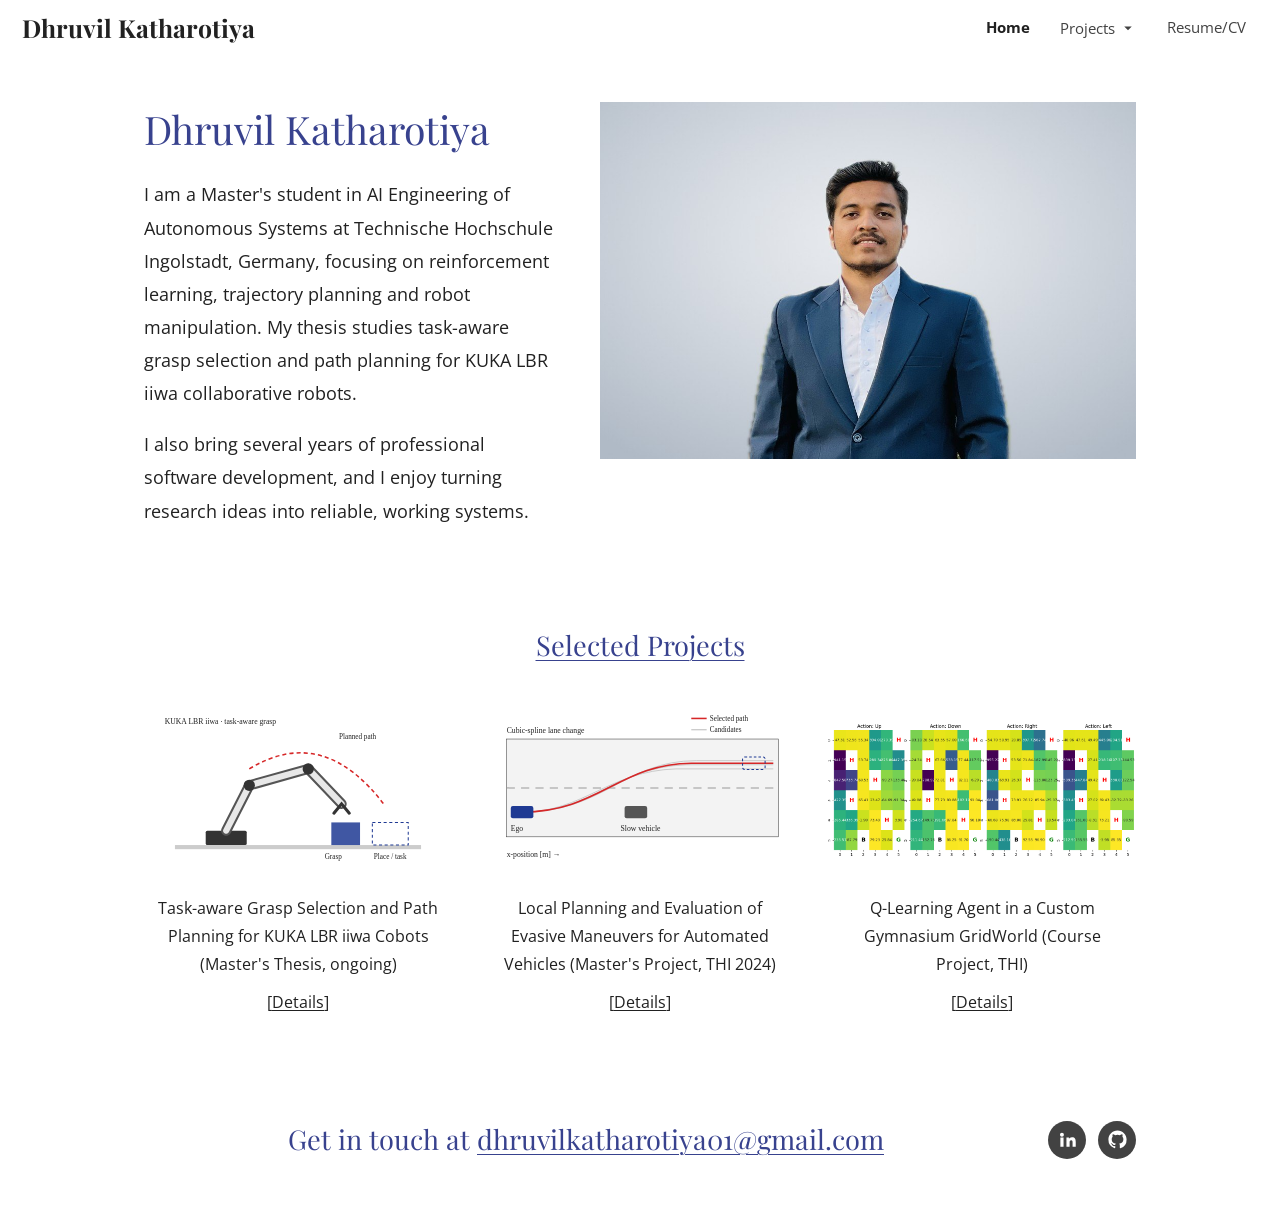
<file: index.html>
<!doctype html>
<html lang="en">
<head>
  <meta charset="utf-8">
  <meta name="viewport" content="width=device-width, initial-scale=1">
  <link rel="preconnect" href="https://fonts.googleapis.com">
  <link rel="preconnect" href="https://fonts.gstatic.com" crossorigin>
  <link href="https://fonts.googleapis.com/css2?family=Open+Sans:ital,wght@0,400;0,600;0,700;1,400&family=Playfair+Display:wght@400;700&display=swap" rel="stylesheet">
  <link rel="icon" href="photo.jpg">
  <link rel="stylesheet" href="style.css?v=4">
  <script src="site.js?v=4" defer></script>
  <title>Dhruvil Katharotiya</title>
  <meta name="description" content="Dhruvil Katharotiya – M.Sc. student in AI Engineering of Autonomous Systems at THI. Reinforcement learning, trajectory planning and robot manipulation.">
  <meta property="og:title" content="Dhruvil Katharotiya">
  <meta property="og:description" content="M.Sc. AI Engineering of Autonomous Systems · Reinforcement learning, trajectory planning, robot manipulation">
  <meta property="og:image" content="https://dhruvilkatharotiya01.github.io/photo.jpg">
</head>
<body data-page="home">
  <header class="site">
    <div class="bar">
      <a class="brand" href="index.html">Dhruvil Katharotiya</a>
      <button class="menu-btn" aria-label="Open menu" aria-expanded="false"><svg viewBox="0 0 24 24"><path d="M3 6h18v2H3zm0 5h18v2H3zm0 5h18v2H3z"/></svg></button>
      <nav class="main">
        <a href="index.html" data-page="home" class="active">Home</a>
        <div class="dd" data-page="projects">
          <button aria-expanded="false" aria-haspopup="true">Projects <svg class="chev" viewBox="0 0 24 24"><path d="M7 10l5 5 5-5z"/></svg></button>
          <div class="dd-menu">
            <a href="projects.html#thesis">Task-aware Grasp Selection for KUKA iiwa (Thesis)</a>
            <a href="projects.html#evasive">Evasive Maneuvers for Automated Vehicles</a>
            <a href="projects.html#qlearning">Q-Learning Agent in a Custom GridWorld</a>
            <a href="projects.html#eco-driving">Eco-Driving at Signalized Intersections</a>
            <a href="projects.html#flashcards">Flash Card Trainer Web App</a>
            <a class="all" href="projects.html">All projects</a>
          </div>
        </div>
        <a href="cv.html" data-page="cv">Resume/CV</a>
      </nav>
    </div>
  </header>

  <main class="wrap">
    <section class="intro">
      <div>
        <h1>Dhruvil Katharotiya</h1>
        <p>I am a Master's student in AI Engineering of Autonomous Systems at Technische Hochschule Ingolstadt, Germany, focusing on reinforcement learning, trajectory planning and robot manipulation. My thesis studies task-aware grasp selection and path planning for KUKA LBR iiwa collaborative robots.</p>
        <p>I also bring several years of professional software development, and I enjoy turning research ideas into reliable, working systems.</p>
      </div>
      <img class="photo" src="photo.jpg" alt="Dhruvil Katharotiya" width="1050" height="700">
    </section>

    <a class="section-title" href="projects.html">Selected Projects</a>

    <section class="selected">
      <figure>
        <a class="fig" href="projects.html#thesis"><img src="img/thesis.svg" alt="Robot arm grasping an object and following a planned path"></a>
        <figcaption>Task-aware Grasp Selection and Path Planning for KUKA LBR iiwa Cobots (Master's Thesis, ongoing)
          <div class="brackets">[<a href="projects.html#thesis">Details</a>]</div>
        </figcaption>
      </figure>
      <figure>
        <a class="fig" href="projects.html#evasive"><img src="img/evasive.svg" alt="Lane-change trajectory around a slower vehicle"></a>
        <figcaption>Local Planning and Evaluation of Evasive Maneuvers for Automated Vehicles (Master's Project, THI 2024)
          <div class="brackets">[<a href="projects.html#evasive">Details</a>]</div>
        </figcaption>
      </figure>
      <figure>
        <a class="fig" href="projects.html#qlearning"><img src="img/qlearning.png" alt="Learned Q-values for each action in the GridWorld"></a>
        <figcaption>Q-Learning Agent in a Custom Gymnasium GridWorld (Course Project, THI)
          <div class="brackets">[<a href="projects.html#qlearning">Details</a>]</div>
        </figcaption>
      </figure>
    </section>
  </main>

  <footer class="site">
    <div class="wrap">
      <p class="touch">Get in touch at <a href="mailto:dhruvilkatharotiya01@gmail.com">dhruvilkatharotiya01@gmail.com</a></p>
      <div class="icons">
        <a href="https://www.linkedin.com/in/dhruvil-kathrotiya" target="_blank" rel="noopener" aria-label="LinkedIn" title="LinkedIn">
          <svg viewBox="0 0 24 24"><path d="M4.98 3.5a2.5 2.5 0 1 1 0 5 2.5 2.5 0 0 1 0-5zM3 9.5h4V21H3V9.5zm7 0h3.8v1.6h.06c.53-1 1.83-2.06 3.77-2.06 4.03 0 4.77 2.65 4.77 6.1V21h-4v-5.2c0-1.24-.02-2.84-1.73-2.84-1.73 0-2 1.35-2 2.75V21h-4V9.5z"/></svg></a>
        <a href="https://github.com/dhruvilkatharotiya01" target="_blank" rel="noopener" aria-label="GitHub" title="GitHub">
          <svg viewBox="0 0 24 24"><path d="M12 .5C5.65.5.5 5.65.5 12a11.5 11.5 0 0 0 7.86 10.92c.58.1.79-.25.79-.56v-2c-3.2.7-3.87-1.37-3.87-1.37-.53-1.33-1.28-1.69-1.28-1.69-1.05-.72.08-.7.08-.7 1.16.08 1.77 1.19 1.77 1.19 1.03 1.77 2.7 1.26 3.36.96.1-.75.4-1.26.73-1.55-2.56-.29-5.25-1.28-5.25-5.69 0-1.26.45-2.29 1.19-3.1-.12-.29-.52-1.46.11-3.05 0 0 .97-.31 3.17 1.18a11 11 0 0 1 5.77 0c2.2-1.49 3.17-1.18 3.17-1.18.63 1.59.23 2.76.11 3.05.74.81 1.19 1.84 1.19 3.1 0 4.42-2.7 5.4-5.26 5.68.41.36.78 1.06.78 2.14v3.17c0 .31.21.67.8.56A11.5 11.5 0 0 0 23.5 12C23.5 5.65 18.35.5 12 .5z"/></svg></a>
        <!-- Google Scholar: hidden until the profile link is ready. Put the URL in href and remove the comment markers.
                <a href="https://scholar.google.com/" target="_blank" rel="noopener" aria-label="Google Scholar" title="Google Scholar">
          <svg viewBox="0 0 24 24"><path d="M12 2 1 9l11 7 9-5.73V17h2V9L12 2zm-6.5 11.2V17c0 1.66 2.91 4 6.5 4s6.5-2.34 6.5-4v-3.8L12 17.4l-6.5-4.2z"/></svg></a>
        -->
      </div>
    </div>
  </footer>
</body>
</html>
</file>
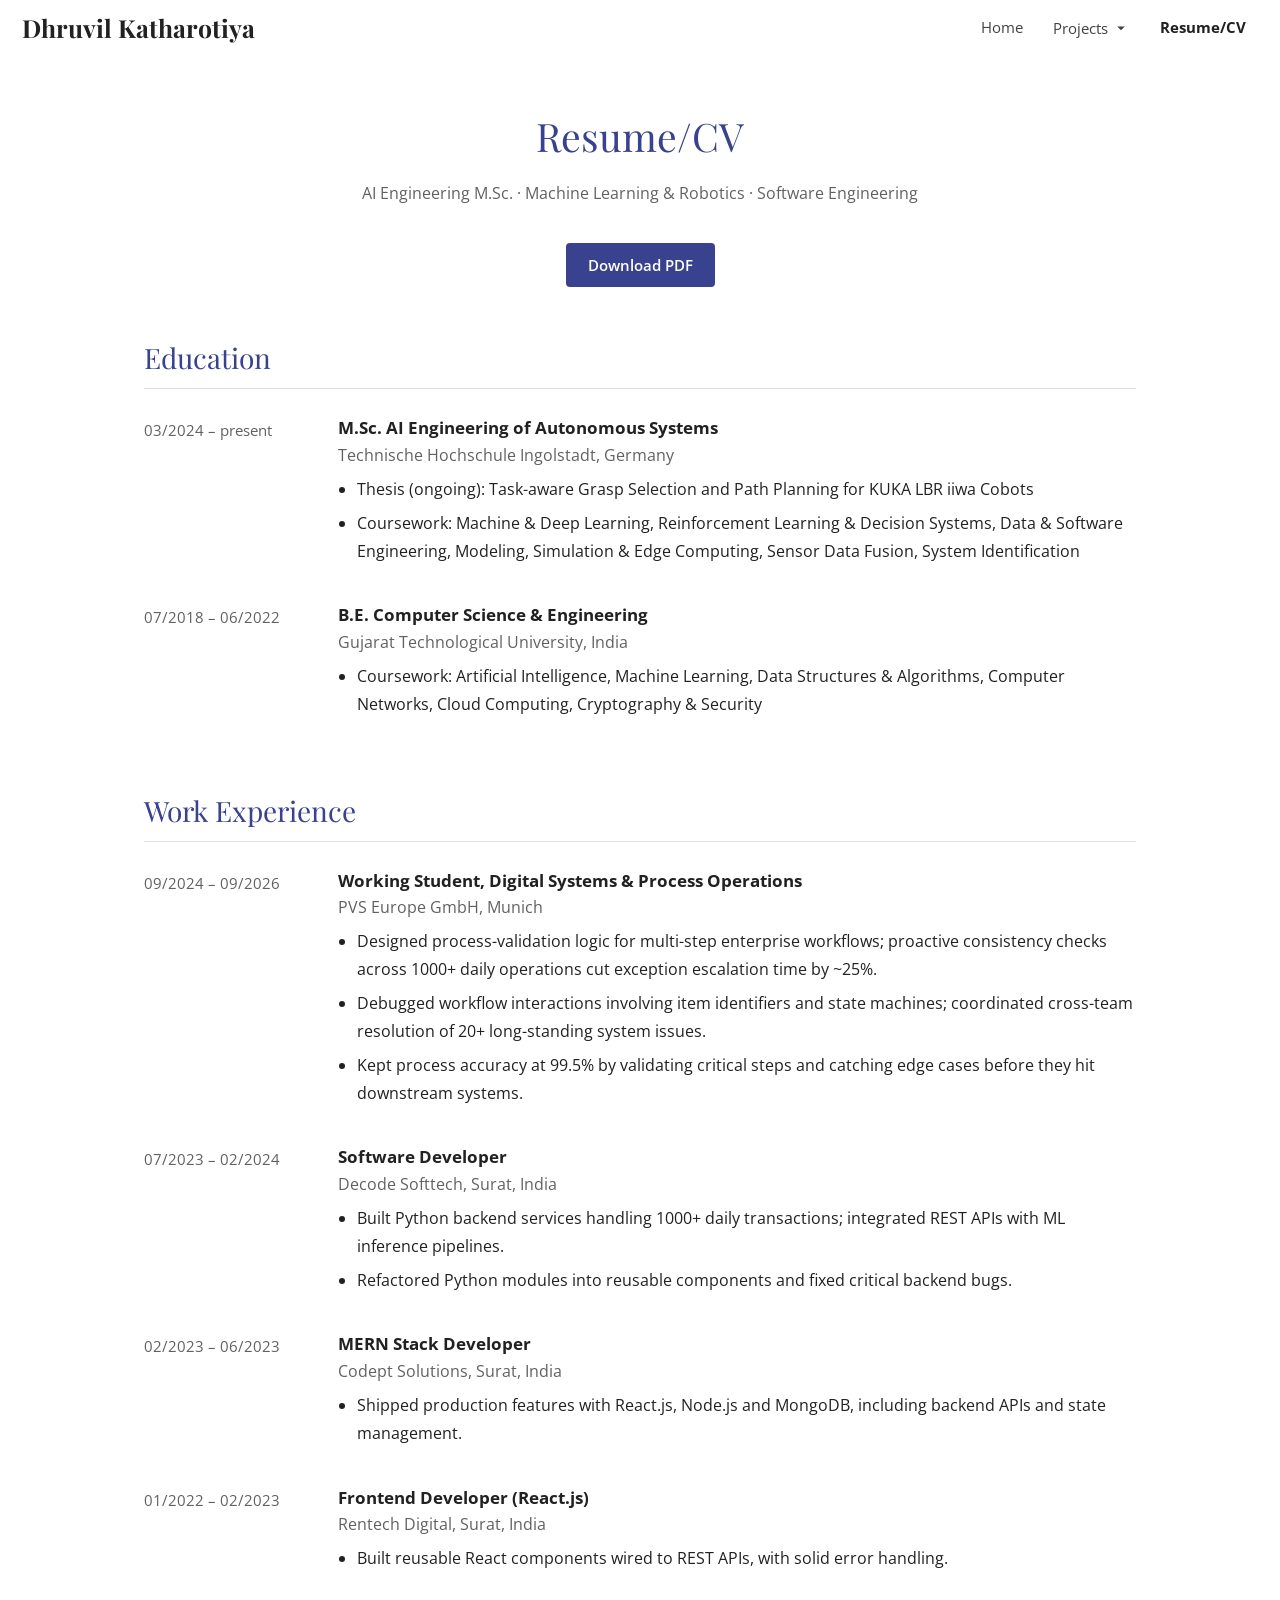
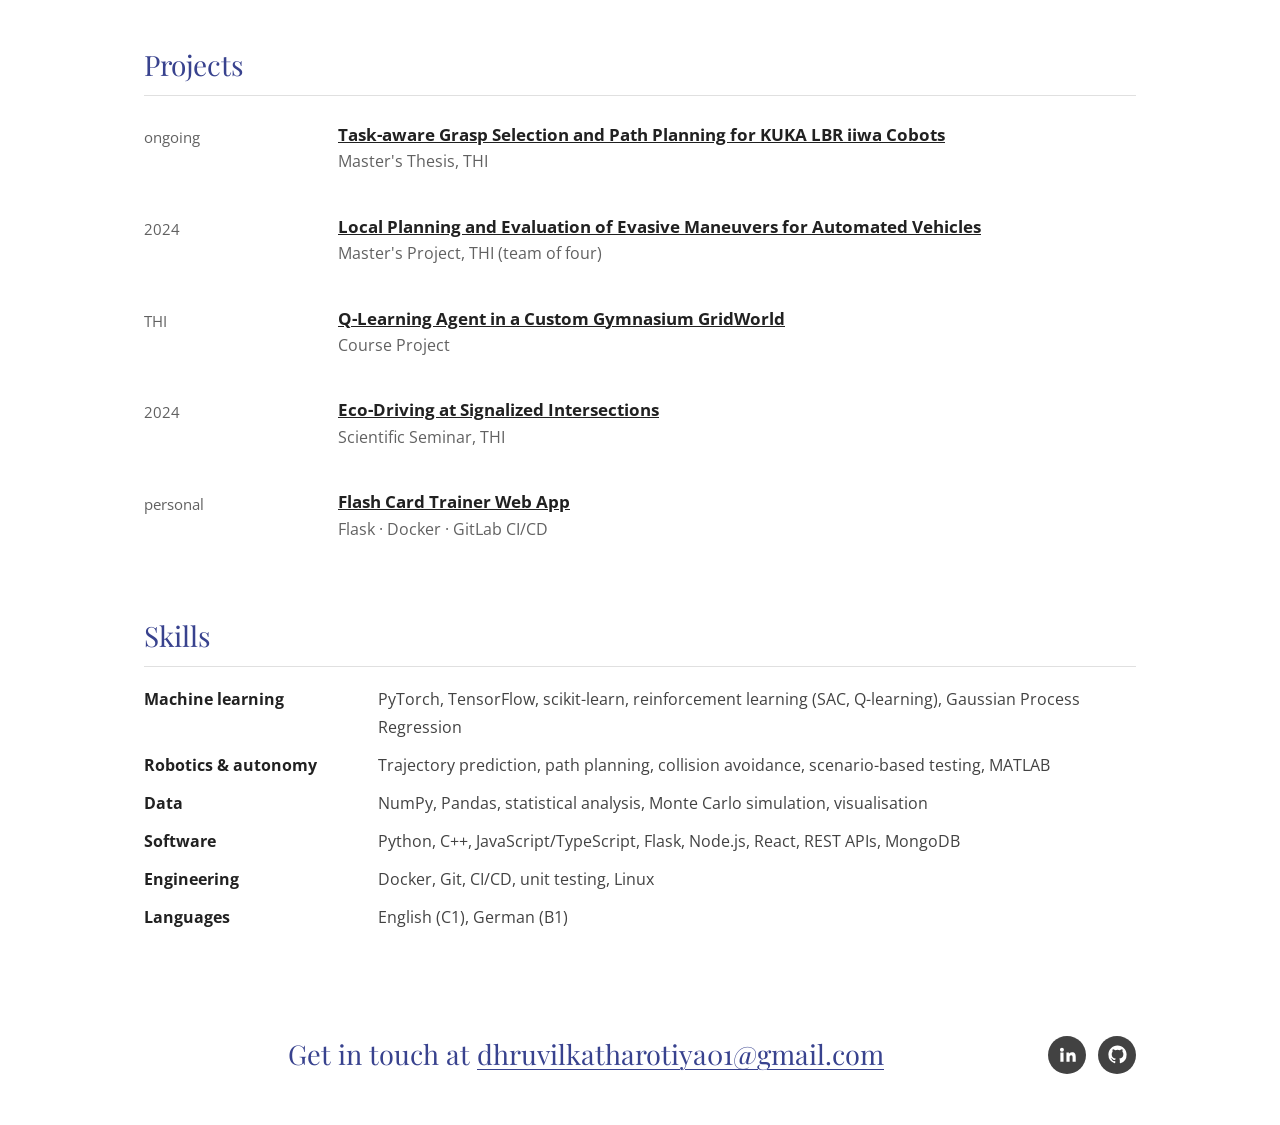
<file: cv.html>
<!doctype html>
<html lang="en">
<head>
  <meta charset="utf-8">
  <meta name="viewport" content="width=device-width, initial-scale=1">
  <link rel="preconnect" href="https://fonts.googleapis.com">
  <link rel="preconnect" href="https://fonts.gstatic.com" crossorigin>
  <link href="https://fonts.googleapis.com/css2?family=Open+Sans:ital,wght@0,400;0,600;0,700;1,400&family=Playfair+Display:wght@400;700&display=swap" rel="stylesheet">
  <link rel="icon" href="photo.jpg">
  <link rel="stylesheet" href="style.css?v=4">
  <script src="site.js?v=4" defer></script>
  <title>Resume/CV – Dhruvil Katharotiya</title>
  <meta name="description" content="Curriculum vitae of Dhruvil Katharotiya.">
</head>
<body data-page="cv">
  <header class="site">
    <div class="bar">
      <a class="brand" href="index.html">Dhruvil Katharotiya</a>
      <button class="menu-btn" aria-label="Open menu" aria-expanded="false"><svg viewBox="0 0 24 24"><path d="M3 6h18v2H3zm0 5h18v2H3zm0 5h18v2H3z"/></svg></button>
      <nav class="main">
        <a href="index.html" data-page="home">Home</a>
        <div class="dd" data-page="projects">
          <button aria-expanded="false" aria-haspopup="true">Projects <svg class="chev" viewBox="0 0 24 24"><path d="M7 10l5 5 5-5z"/></svg></button>
          <div class="dd-menu">
            <a href="projects.html#thesis">Task-aware Grasp Selection for KUKA iiwa (Thesis)</a>
            <a href="projects.html#evasive">Evasive Maneuvers for Automated Vehicles</a>
            <a href="projects.html#qlearning">Q-Learning Agent in a Custom GridWorld</a>
            <a href="projects.html#eco-driving">Eco-Driving at Signalized Intersections</a>
            <a href="projects.html#flashcards">Flash Card Trainer Web App</a>
            <a class="all" href="projects.html">All projects</a>
          </div>
        </div>
        <a href="cv.html" data-page="cv" class="active">Resume/CV</a>
      </nav>
    </div>
  </header>

  <main class="wrap cv">
    <h1 class="page-title">Resume/CV</h1>
    <p class="page-sub">AI Engineering M.Sc. · Machine Learning &amp; Robotics · Software Engineering</p>
    <div class="cv-actions"><a class="btn" href="cv.pdf" download="Dhruvil-Katharotiya-CV.pdf">Download PDF</a></div>

    <h2>Education</h2>
    <div class="cv-item">
      <div class="when">03/2024 – present</div>
      <div>
        <h3>M.Sc. AI Engineering of Autonomous Systems</h3>
        <div class="where">Technische Hochschule Ingolstadt, Germany</div>
        <ul>
          <li>Thesis (ongoing): Task-aware Grasp Selection and Path Planning for KUKA LBR iiwa Cobots</li>
          <li>Coursework: Machine &amp; Deep Learning, Reinforcement Learning &amp; Decision Systems, Data &amp; Software Engineering, Modeling, Simulation &amp; Edge Computing, Sensor Data Fusion, System Identification</li>
        </ul>
      </div>
    </div>
    <div class="cv-item">
      <div class="when">07/2018 – 06/2022</div>
      <div>
        <h3>B.E. Computer Science &amp; Engineering</h3>
        <div class="where">Gujarat Technological University, India</div>
        <ul>
          <li>Coursework: Artificial Intelligence, Machine Learning, Data Structures &amp; Algorithms, Computer Networks, Cloud Computing, Cryptography &amp; Security</li>
        </ul>
      </div>
    </div>

    <h2>Work Experience</h2>
    <div class="cv-item">
      <div class="when">09/2024 – 09/2026</div>
      <div>
        <h3>Working Student, Digital Systems &amp; Process Operations</h3>
        <div class="where">PVS Europe GmbH, Munich</div>
        <ul>
          <li>Designed process-validation logic for multi-step enterprise workflows; proactive consistency checks across 1000+ daily operations cut exception escalation time by ~25%.</li>
          <li>Debugged workflow interactions involving item identifiers and state machines; coordinated cross-team resolution of 20+ long-standing system issues.</li>
          <li>Kept process accuracy at 99.5% by validating critical steps and catching edge cases before they hit downstream systems.</li>
        </ul>
      </div>
    </div>
    <div class="cv-item">
      <div class="when">07/2023 – 02/2024</div>
      <div>
        <h3>Software Developer</h3>
        <div class="where">Decode Softtech, Surat, India</div>
        <ul>
          <li>Built Python backend services handling 1000+ daily transactions; integrated REST APIs with ML inference pipelines.</li>
          <li>Refactored Python modules into reusable components and fixed critical backend bugs.</li>
        </ul>
      </div>
    </div>
    <div class="cv-item">
      <div class="when">02/2023 – 06/2023</div>
      <div>
        <h3>MERN Stack Developer</h3>
        <div class="where">Codept Solutions, Surat, India</div>
        <ul>
          <li>Shipped production features with React.js, Node.js and MongoDB, including backend APIs and state management.</li>
        </ul>
      </div>
    </div>
    <div class="cv-item">
      <div class="when">01/2022 – 02/2023</div>
      <div>
        <h3>Frontend Developer (React.js)</h3>
        <div class="where">Rentech Digital, Surat, India</div>
        <ul>
          <li>Built reusable React components wired to REST APIs, with solid error handling.</li>
        </ul>
      </div>
    </div>

    <h2>Projects</h2>
    <div class="cv-item">
      <div class="when">ongoing</div>
      <div><h3><a href="projects.html#thesis">Task-aware Grasp Selection and Path Planning for KUKA LBR iiwa Cobots</a></h3><div class="where">Master's Thesis, THI</div></div>
    </div>
    <div class="cv-item">
      <div class="when">2024</div>
      <div><h3><a href="projects.html#evasive">Local Planning and Evaluation of Evasive Maneuvers for Automated Vehicles</a></h3><div class="where">Master's Project, THI (team of four)</div></div>
    </div>
    <div class="cv-item">
      <div class="when">THI</div>
      <div><h3><a href="projects.html#qlearning">Q-Learning Agent in a Custom Gymnasium GridWorld</a></h3><div class="where">Course Project</div></div>
    </div>
    <div class="cv-item">
      <div class="when">2024</div>
      <div><h3><a href="projects.html#eco-driving">Eco-Driving at Signalized Intersections</a></h3><div class="where">Scientific Seminar, THI</div></div>
    </div>
    <div class="cv-item">
      <div class="when">personal</div>
      <div><h3><a href="projects.html#flashcards">Flash Card Trainer Web App</a></h3><div class="where">Flask · Docker · GitLab CI/CD</div></div>
    </div>

    <h2>Skills</h2>
    <dl class="skills">
      <dt>Machine learning</dt><dd>PyTorch, TensorFlow, scikit-learn, reinforcement learning (SAC, Q-learning), Gaussian Process Regression</dd>
      <dt>Robotics &amp; autonomy</dt><dd>Trajectory prediction, path planning, collision avoidance, scenario-based testing, MATLAB</dd>
      <dt>Data</dt><dd>NumPy, Pandas, statistical analysis, Monte Carlo simulation, visualisation</dd>
      <dt>Software</dt><dd>Python, C++, JavaScript/TypeScript, Flask, Node.js, React, REST APIs, MongoDB</dd>
      <dt>Engineering</dt><dd>Docker, Git, CI/CD, unit testing, Linux</dd>
      <dt>Languages</dt><dd>English (C1), German (B1)</dd>
    </dl>
  </main>

  <footer class="site">
    <div class="wrap">
      <p class="touch">Get in touch at <a href="mailto:dhruvilkatharotiya01@gmail.com">dhruvilkatharotiya01@gmail.com</a></p>
      <div class="icons">
        <a href="https://www.linkedin.com/in/dhruvil-kathrotiya" target="_blank" rel="noopener" aria-label="LinkedIn" title="LinkedIn">
          <svg viewBox="0 0 24 24"><path d="M4.98 3.5a2.5 2.5 0 1 1 0 5 2.5 2.5 0 0 1 0-5zM3 9.5h4V21H3V9.5zm7 0h3.8v1.6h.06c.53-1 1.83-2.06 3.77-2.06 4.03 0 4.77 2.65 4.77 6.1V21h-4v-5.2c0-1.24-.02-2.84-1.73-2.84-1.73 0-2 1.35-2 2.75V21h-4V9.5z"/></svg></a>
        <a href="https://github.com/dhruvilkatharotiya01" target="_blank" rel="noopener" aria-label="GitHub" title="GitHub">
          <svg viewBox="0 0 24 24"><path d="M12 .5C5.65.5.5 5.65.5 12a11.5 11.5 0 0 0 7.86 10.92c.58.1.79-.25.79-.56v-2c-3.2.7-3.87-1.37-3.87-1.37-.53-1.33-1.28-1.69-1.28-1.69-1.05-.72.08-.7.08-.7 1.16.08 1.77 1.19 1.77 1.19 1.03 1.77 2.7 1.26 3.36.96.1-.75.4-1.26.73-1.55-2.56-.29-5.25-1.28-5.25-5.69 0-1.26.45-2.29 1.19-3.1-.12-.29-.52-1.46.11-3.05 0 0 .97-.31 3.17 1.18a11 11 0 0 1 5.77 0c2.2-1.49 3.17-1.18 3.17-1.18.63 1.59.23 2.76.11 3.05.74.81 1.19 1.84 1.19 3.1 0 4.42-2.7 5.4-5.26 5.68.41.36.78 1.06.78 2.14v3.17c0 .31.21.67.8.56A11.5 11.5 0 0 0 23.5 12C23.5 5.65 18.35.5 12 .5z"/></svg></a>
        <!-- Google Scholar: hidden until the profile link is ready. Put the URL in href and remove the comment markers.
                <a href="https://scholar.google.com/" target="_blank" rel="noopener" aria-label="Google Scholar" title="Google Scholar">
          <svg viewBox="0 0 24 24"><path d="M12 2 1 9l11 7 9-5.73V17h2V9L12 2zm-6.5 11.2V17c0 1.66 2.91 4 6.5 4s6.5-2.34 6.5-4v-3.8L12 17.4l-6.5-4.2z"/></svg></a>
        -->
      </div>
    </div>
  </footer>
</body>
</html>
</file>
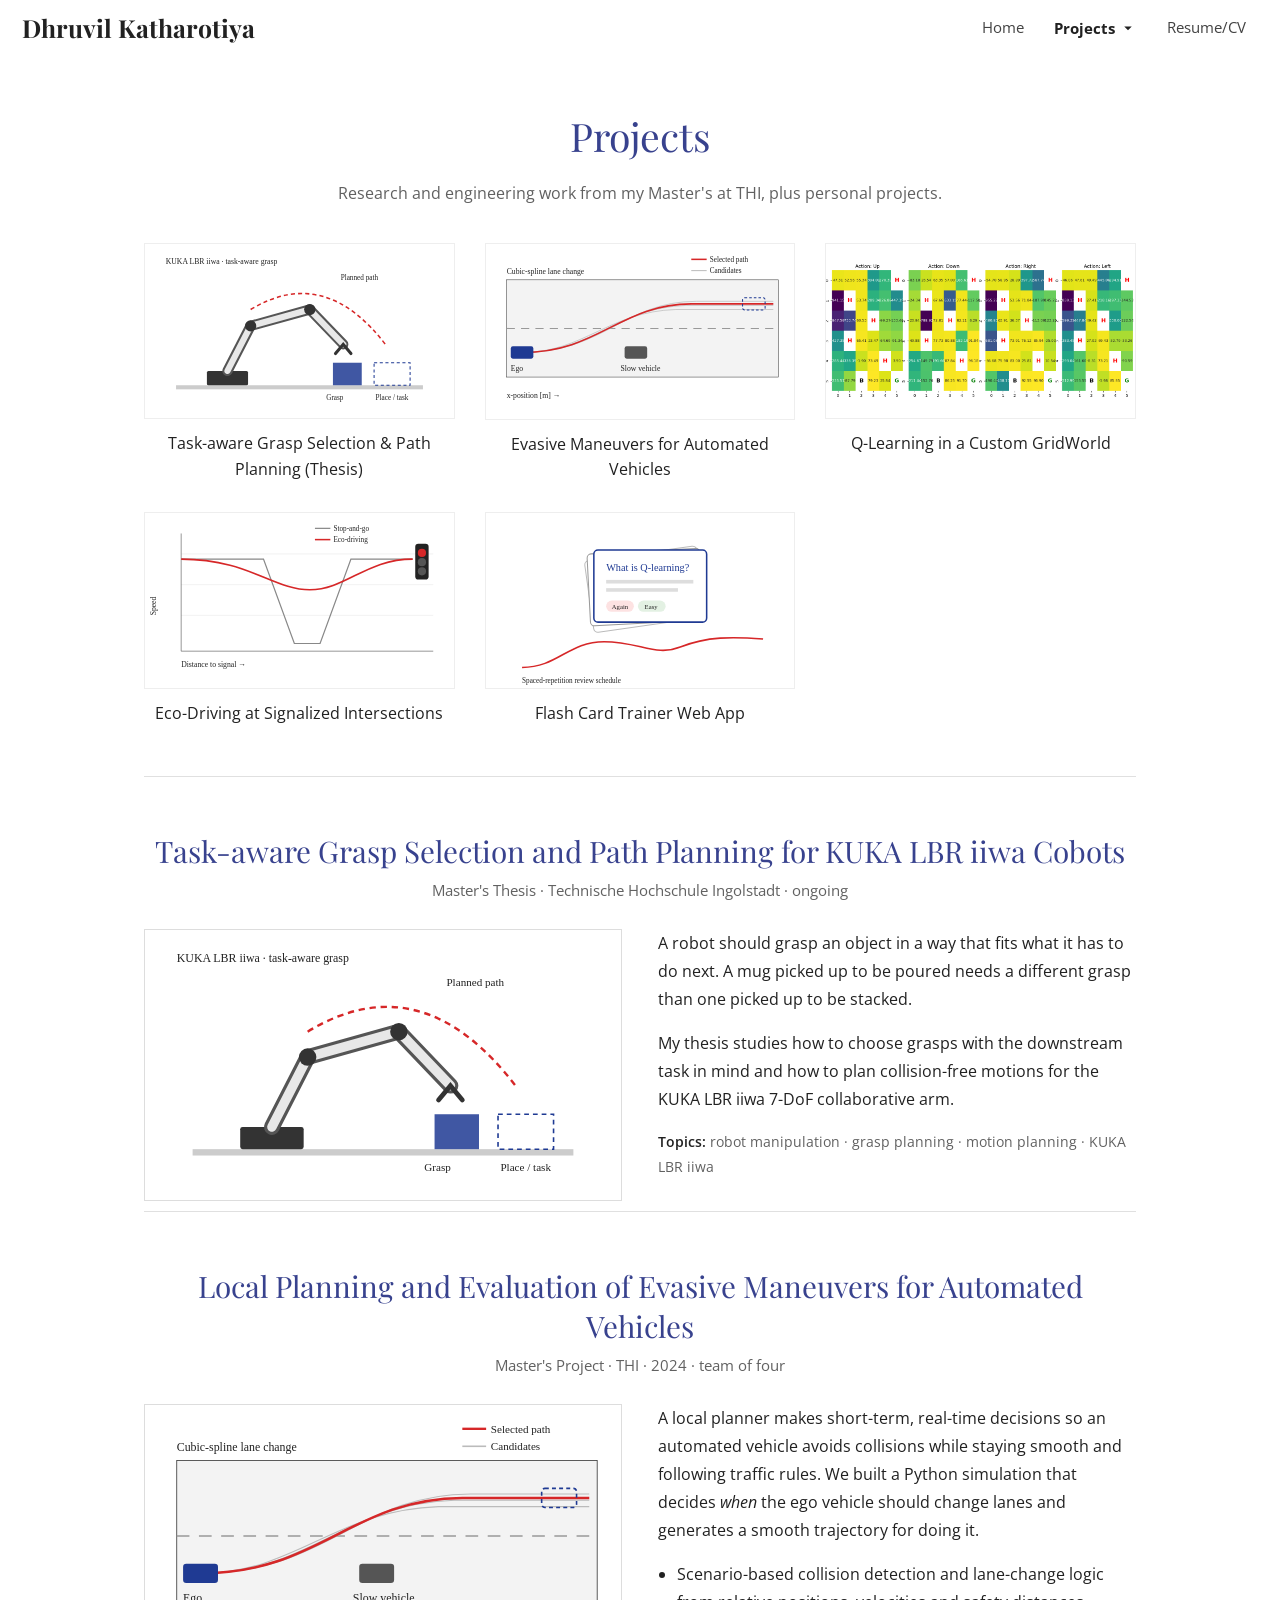
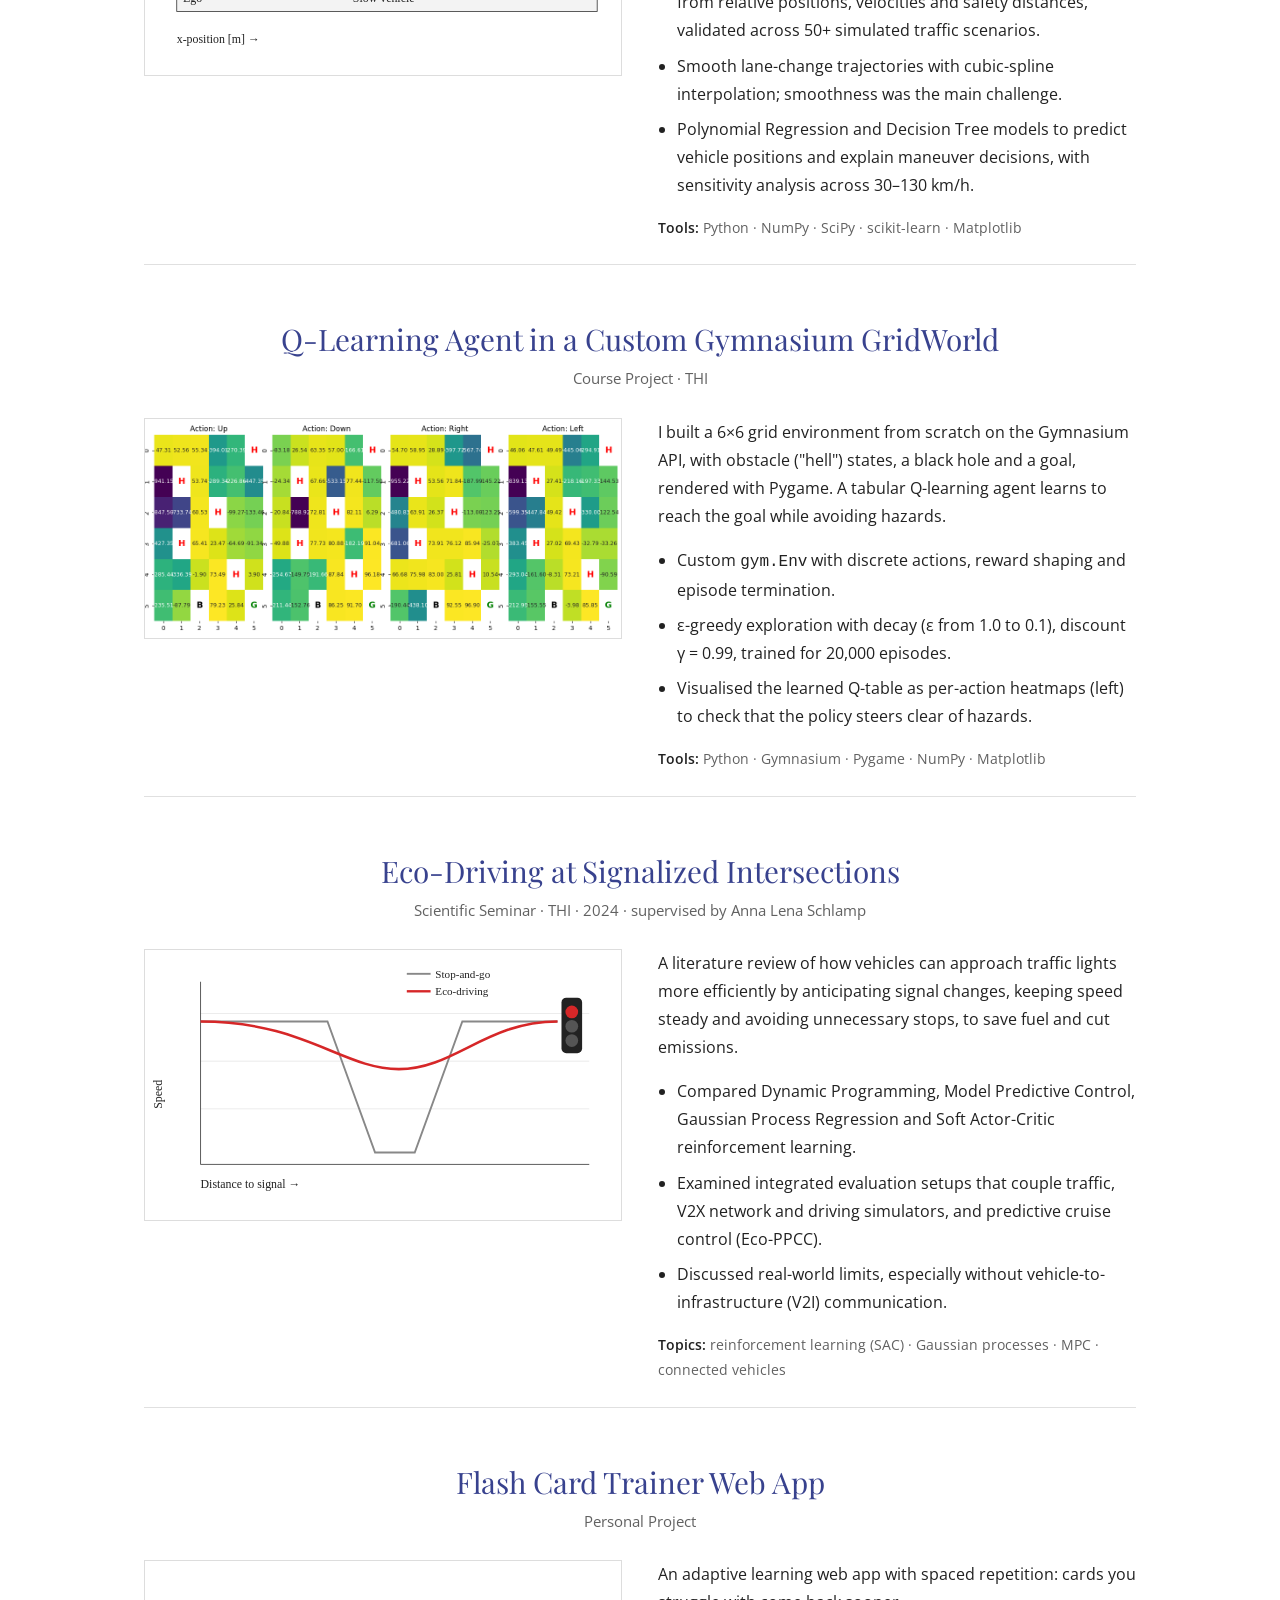
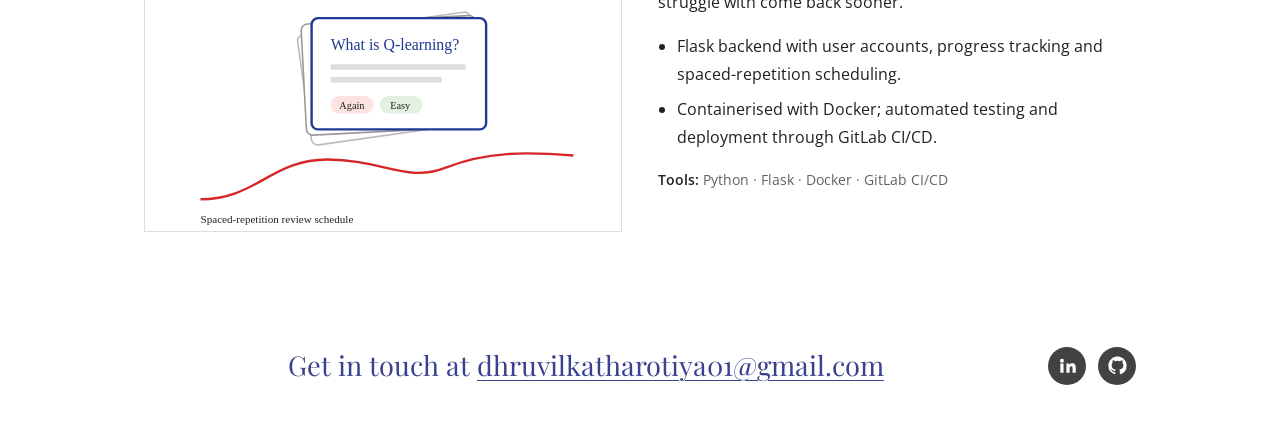
<file: projects.html>
<!doctype html>
<html lang="en">
<head>
  <meta charset="utf-8">
  <meta name="viewport" content="width=device-width, initial-scale=1">
  <link rel="preconnect" href="https://fonts.googleapis.com">
  <link rel="preconnect" href="https://fonts.gstatic.com" crossorigin>
  <link href="https://fonts.googleapis.com/css2?family=Open+Sans:ital,wght@0,400;0,600;0,700;1,400&family=Playfair+Display:wght@400;700&display=swap" rel="stylesheet">
  <link rel="icon" href="photo.jpg">
  <link rel="stylesheet" href="style.css?v=4">
  <script src="site.js?v=4" defer></script>
  <title>Projects – Dhruvil Katharotiya</title>
  <meta name="description" content="Research and software projects by Dhruvil Katharotiya.">
</head>
<body data-page="projects">
  <header class="site">
    <div class="bar">
      <a class="brand" href="index.html">Dhruvil Katharotiya</a>
      <button class="menu-btn" aria-label="Open menu" aria-expanded="false"><svg viewBox="0 0 24 24"><path d="M3 6h18v2H3zm0 5h18v2H3zm0 5h18v2H3z"/></svg></button>
      <nav class="main">
        <a href="index.html" data-page="home">Home</a>
        <div class="dd active" data-page="projects">
          <button aria-expanded="false" aria-haspopup="true">Projects <svg class="chev" viewBox="0 0 24 24"><path d="M7 10l5 5 5-5z"/></svg></button>
          <div class="dd-menu">
            <a href="projects.html#thesis">Task-aware Grasp Selection for KUKA iiwa (Thesis)</a>
            <a href="projects.html#evasive">Evasive Maneuvers for Automated Vehicles</a>
            <a href="projects.html#qlearning">Q-Learning Agent in a Custom GridWorld</a>
            <a href="projects.html#eco-driving">Eco-Driving at Signalized Intersections</a>
            <a href="projects.html#flashcards">Flash Card Trainer Web App</a>
            <a class="all" href="projects.html">All projects</a>
          </div>
        </div>
        <a href="cv.html" data-page="cv">Resume/CV</a>
      </nav>
    </div>
  </header>

  <main class="wrap">
    <h1 class="page-title">Projects</h1>
    <p class="page-sub">Research and engineering work from my Master's at THI, plus personal projects.</p>

    <section class="cards">
      <a href="#thesis"><div class="fig"><img src="img/thesis.svg" alt=""></div><span>Task-aware Grasp Selection &amp; Path Planning (Thesis)</span></a>
      <a href="#evasive"><div class="fig"><img src="img/evasive.svg" alt=""></div><span>Evasive Maneuvers for Automated Vehicles</span></a>
      <a href="#qlearning"><div class="fig"><img src="img/qlearning.png" alt=""></div><span>Q-Learning in a Custom GridWorld</span></a>
      <a href="#eco-driving"><div class="fig"><img src="img/eco.svg" alt=""></div><span>Eco-Driving at Signalized Intersections</span></a>
      <a href="#flashcards"><div class="fig"><img src="img/flashcards.svg" alt=""></div><span>Flash Card Trainer Web App</span></a>
    </section>

    <article class="project" id="thesis">
      <h2>Task-aware Grasp Selection and Path Planning for KUKA LBR iiwa Cobots</h2>
      <p class="meta">Master's Thesis · Technische Hochschule Ingolstadt · ongoing</p>
      <div class="body">
        <div class="fig"><img src="img/thesis.svg" alt="Robot arm grasping an object and following a planned path"></div>
        <div>
          <!-- TODO: replace with your own 2–3 sentences when you're happy to share details -->
          <p>A robot should grasp an object in a way that fits what it has to do next. A mug picked up to be poured needs a different grasp than one picked up to be stacked.</p>
          <p>My thesis studies how to choose grasps with the downstream task in mind and how to plan collision-free motions for the KUKA LBR iiwa 7-DoF collaborative arm.</p>
          <p class="tags"><b>Topics:</b> robot manipulation · grasp planning · motion planning · KUKA LBR iiwa</p>
        </div>
      </div>
    </article>

    <article class="project" id="evasive">
      <h2>Local Planning and Evaluation of Evasive Maneuvers for Automated Vehicles</h2>
      <p class="meta">Master's Project · THI · 2024 · team of four</p>
      <div class="body">
        <div class="fig"><img src="img/evasive.svg" alt="Lane-change trajectory around a slower vehicle"></div>
        <div>
          <p>A local planner makes short-term, real-time decisions so an automated vehicle avoids collisions while staying smooth and following traffic rules. We built a Python simulation that decides <em>when</em> the ego vehicle should change lanes and generates a smooth trajectory for doing it.</p>
          <ul>
            <li>Scenario-based collision detection and lane-change logic from relative positions, velocities and safety distances, validated across 50+ simulated traffic scenarios.</li>
            <li>Smooth lane-change trajectories with cubic-spline interpolation; smoothness was the main challenge.</li>
            <li>Polynomial Regression and Decision Tree models to predict vehicle positions and explain maneuver decisions, with sensitivity analysis across 30–130 km/h.</li>
          </ul>
          <p class="tags"><b>Tools:</b> Python · NumPy · SciPy · scikit-learn · Matplotlib</p>
        </div>
      </div>
    </article>

    <article class="project" id="qlearning">
      <h2>Q-Learning Agent in a Custom Gymnasium GridWorld</h2>
      <p class="meta">Course Project · THI</p>
      <div class="body">
        <div class="fig"><img src="img/qlearning.png" alt="Heatmaps of learned Q-values for the actions Up, Down, Right and Left"></div>
        <div>
          <p>I built a 6×6 grid environment from scratch on the Gymnasium API, with obstacle ("hell") states, a black hole and a goal, rendered with Pygame. A tabular Q-learning agent learns to reach the goal while avoiding hazards.</p>
          <ul>
            <li>Custom <code>gym.Env</code> with discrete actions, reward shaping and episode termination.</li>
            <li>ε-greedy exploration with decay (ε from 1.0 to 0.1), discount γ = 0.99, trained for 20,000 episodes.</li>
            <li>Visualised the learned Q-table as per-action heatmaps (left) to check that the policy steers clear of hazards.</li>
          </ul>
          <p class="tags"><b>Tools:</b> Python · Gymnasium · Pygame · NumPy · Matplotlib</p>
        </div>
      </div>
    </article>

    <article class="project" id="eco-driving">
      <h2>Eco-Driving at Signalized Intersections</h2>
      <p class="meta">Scientific Seminar · THI · 2024 · supervised by Anna Lena Schlamp</p>
      <div class="body">
        <div class="fig"><img src="img/eco.svg" alt="Speed profile approaching a traffic light: stop-and-go versus eco-driving"></div>
        <div>
          <!-- NOTE: worded as a literature review. If you ran your own simulations, update with your results. -->
          <p>A literature review of how vehicles can approach traffic lights more efficiently by anticipating signal changes, keeping speed steady and avoiding unnecessary stops, to save fuel and cut emissions.</p>
          <ul>
            <li>Compared Dynamic Programming, Model Predictive Control, Gaussian Process Regression and Soft Actor-Critic reinforcement learning.</li>
            <li>Examined integrated evaluation setups that couple traffic, V2X network and driving simulators, and predictive cruise control (Eco-PPCC).</li>
            <li>Discussed real-world limits, especially without vehicle-to-infrastructure (V2I) communication.</li>
          </ul>
          <p class="tags"><b>Topics:</b> reinforcement learning (SAC) · Gaussian processes · MPC · connected vehicles</p>
        </div>
      </div>
    </article>

    <article class="project" id="flashcards">
      <h2>Flash Card Trainer Web App</h2>
      <p class="meta">Personal Project</p>
      <div class="body">
        <div class="fig"><img src="img/flashcards.svg" alt="Stack of flash cards with a review schedule"></div>
        <div>
          <p>An adaptive learning web app with spaced repetition: cards you struggle with come back sooner.</p>
          <ul>
            <li>Flask backend with user accounts, progress tracking and spaced-repetition scheduling.</li>
            <li>Containerised with Docker; automated testing and deployment through GitLab CI/CD.</li>
          </ul>
          <p class="tags"><b>Tools:</b> Python · Flask · Docker · GitLab CI/CD</p>
        </div>
      </div>
    </article>
  </main>

  <footer class="site">
    <div class="wrap">
      <p class="touch">Get in touch at <a href="mailto:dhruvilkatharotiya01@gmail.com">dhruvilkatharotiya01@gmail.com</a></p>
      <div class="icons">
        <a href="https://www.linkedin.com/in/dhruvil-kathrotiya" target="_blank" rel="noopener" aria-label="LinkedIn" title="LinkedIn">
          <svg viewBox="0 0 24 24"><path d="M4.98 3.5a2.5 2.5 0 1 1 0 5 2.5 2.5 0 0 1 0-5zM3 9.5h4V21H3V9.5zm7 0h3.8v1.6h.06c.53-1 1.83-2.06 3.77-2.06 4.03 0 4.77 2.65 4.77 6.1V21h-4v-5.2c0-1.24-.02-2.84-1.73-2.84-1.73 0-2 1.35-2 2.75V21h-4V9.5z"/></svg></a>
        <a href="https://github.com/dhruvilkatharotiya01" target="_blank" rel="noopener" aria-label="GitHub" title="GitHub">
          <svg viewBox="0 0 24 24"><path d="M12 .5C5.65.5.5 5.65.5 12a11.5 11.5 0 0 0 7.86 10.92c.58.1.79-.25.79-.56v-2c-3.2.7-3.87-1.37-3.87-1.37-.53-1.33-1.28-1.69-1.28-1.69-1.05-.72.08-.7.08-.7 1.16.08 1.77 1.19 1.77 1.19 1.03 1.77 2.7 1.26 3.36.96.1-.75.4-1.26.73-1.55-2.56-.29-5.25-1.28-5.25-5.69 0-1.26.45-2.29 1.19-3.1-.12-.29-.52-1.46.11-3.05 0 0 .97-.31 3.17 1.18a11 11 0 0 1 5.77 0c2.2-1.49 3.17-1.18 3.17-1.18.63 1.59.23 2.76.11 3.05.74.81 1.19 1.84 1.19 3.1 0 4.42-2.7 5.4-5.26 5.68.41.36.78 1.06.78 2.14v3.17c0 .31.21.67.8.56A11.5 11.5 0 0 0 23.5 12C23.5 5.65 18.35.5 12 .5z"/></svg></a>
        <!-- Google Scholar: hidden until the profile link is ready. Put the URL in href and remove the comment markers.
                <a href="https://scholar.google.com/" target="_blank" rel="noopener" aria-label="Google Scholar" title="Google Scholar">
          <svg viewBox="0 0 24 24"><path d="M12 2 1 9l11 7 9-5.73V17h2V9L12 2zm-6.5 11.2V17c0 1.66 2.91 4 6.5 4s6.5-2.34 6.5-4v-3.8L12 17.4l-6.5-4.2z"/></svg></a>
        -->
      </div>
    </div>
  </footer>
</body>
</html>
</file>
<file: style.css>
/* Styled after a classic Google Sites academic page:
   Playfair Display (name, headings) + Open Sans (text), indigo accent, dark header bar. */
:root {
  --bg: #ffffff;
  --text: #212121;
  --muted: #616161;
  --line: #e0e0e0;
  --accent: #38428e;          /* indigo used for name & headings */
  --bar: #212121;             /* header bar when scrolled */
  --bar-text: #bdbdbd;
  --soft: #f5f5f7;
  --max: 1040px;
  --serif: "Playfair Display", Georgia, serif;
  --sans: "Open Sans", Arial, sans-serif;
}

* { box-sizing: border-box; }
html { scroll-behavior: smooth; }
body {
  margin: 0; background: var(--bg); color: var(--text);
  font-family: var(--sans); font-size: 16px; line-height: 1.75;
  -webkit-font-smoothing: antialiased;
}
a { color: inherit; }
img { max-width: 100%; display: block; }
p { margin: 0 0 1em; }
h1, h2, h3 { margin: 0 0 .5em; }

.wrap { max-width: var(--max); margin: 0 auto; padding: 0 24px; }

/* ---------- Header ---------- */
header.site {
  position: fixed; top: 0; left: 0; right: 0; z-index: 50;
  background: transparent; transition: background .25s, box-shadow .25s;
}
header.site.scrolled, header.site.solid { background: var(--bar); box-shadow: 0 1px 4px rgba(0,0,0,.25); }
header.site .bar { display: flex; align-items: center; justify-content: space-between; height: 56px; padding: 0 22px; }
.brand {
  font-family: var(--serif); font-weight: 700; font-size: 1.55rem;
  color: var(--text); text-decoration: none; white-space: nowrap;
}
header.site.scrolled .brand, header.site.solid .brand { color: #fff; }

nav.main { display: flex; align-items: center; gap: 6px; }
nav.main > a, .dd > button {
  font-family: var(--sans); font-size: .92rem; color: #424242;
  text-decoration: none; background: none; border: 0; cursor: pointer;
  padding: 8px 12px; border-radius: 4px; display: inline-flex; align-items: center; gap: 4px;
}
header.site.scrolled nav.main > a, header.site.scrolled .dd > button,
header.site.solid nav.main > a, header.site.solid .dd > button { color: var(--bar-text); }
nav.main > a:hover, .dd > button:hover { color: var(--text); }
header.site.scrolled nav.main > a:hover, header.site.scrolled .dd > button:hover,
header.site.solid nav.main > a:hover, header.site.solid .dd > button:hover { color: #fff; }
nav.main a.active, .dd.active > button { font-weight: 700; color: var(--text); }
header.site.scrolled nav.main a.active, header.site.scrolled .dd.active > button,
header.site.solid nav.main a.active, header.site.solid .dd.active > button { color: #fff; }
.chev { width: 18px; height: 18px; fill: currentColor; transition: transform .2s; }

/* Dropdown */
.dd { position: relative; }
.dd-menu {
  position: absolute; top: 100%; right: 0; min-width: 330px; padding: 8px 0;
  background: #fff; border-radius: 4px; box-shadow: 0 6px 22px rgba(0,0,0,.18);
  opacity: 0; visibility: hidden; transform: translateY(6px); transition: .15s;
}
.dd-menu a {
  display: block; padding: 9px 20px; font-size: .9rem; line-height: 1.4;
  color: var(--text); text-decoration: none;
}
.dd-menu a:hover { background: var(--soft); color: var(--accent); }
.dd-menu .all { border-top: 1px solid var(--line); margin-top: 6px; padding-top: 11px; font-weight: 600; }
.dd:hover .dd-menu, .dd.open .dd-menu { opacity: 1; visibility: visible; transform: none; }
.dd:hover .chev, .dd.open .chev { transform: rotate(180deg); }

.menu-btn { display: none; background: none; border: 0; cursor: pointer; padding: 8px; }
.menu-btn svg { width: 26px; height: 26px; fill: #424242; }
header.site.scrolled .menu-btn svg, header.site.solid .menu-btn svg { fill: #fff; }

main.wrap { padding-top: 92px; }

/* ---------- Home ---------- */
.intro { display: grid; grid-template-columns: 1fr 1.3fr; gap: 44px; align-items: start; padding: 10px 0 30px; }
.intro h1 {
  font-family: var(--serif); font-weight: 400; color: var(--accent);
  font-size: 2.45rem; line-height: 1.4; margin-bottom: .55em;
}
.intro p { font-size: 1.12rem; line-height: 1.85; }
.intro .photo { width: 100%; height: auto; aspect-ratio: 3 / 2; object-fit: cover; }

.section-title {
  display: block; text-align: center; margin: 46px 0 34px;
  font-family: var(--serif); font-weight: 400; font-size: 1.7rem; color: var(--accent);
}
a.section-title { text-decoration: underline; text-underline-offset: 4px; text-decoration-thickness: 1px; }

.selected { display: grid; grid-template-columns: repeat(3, 1fr); gap: 34px; align-items: start; }
.selected figure { margin: 0; text-align: center; }
.selected .fig { display: block; background: #fff; }
.selected .fig img { width: 100%; aspect-ratio: 30 / 17; object-fit: contain; background: #fff; }
.selected figcaption { padding: 16px 6px 0; font-size: 1rem; line-height: 1.75; }
.brackets { margin-top: 10px; font-size: 1rem; }
.brackets a { text-decoration: underline; text-underline-offset: 2px; }
.brackets a:hover { color: var(--accent); }

/* ---------- Footer ---------- */
footer.site { margin-top: 70px; padding: 30px 0 46px; }
footer.site .wrap { display: grid; grid-template-columns: 1fr auto; align-items: center; gap: 20px; }
.touch {
  text-align: center; font-family: var(--serif); font-size: 1.7rem; color: var(--accent); margin: 0;
}
.touch a { text-decoration: underline; text-underline-offset: 4px; text-decoration-thickness: 1px; }
.icons { display: flex; gap: 12px; }
.icons a {
  width: 38px; height: 38px; border-radius: 50%; background: #424242;
  display: grid; place-items: center; transition: background .15s;
}
.icons a:hover { background: var(--accent); }
.icons svg { width: 19px; height: 19px; fill: #fff; }

/* ---------- Page heading (Projects, CV) ---------- */
.page-title {
  font-family: var(--serif); font-weight: 400; color: var(--accent);
  font-size: 2.45rem; text-align: center; margin: 10px 0 8px;
}
.page-sub { text-align: center; color: var(--muted); margin-bottom: 36px; }

/* Projects: picture-card grid */
.cards { display: grid; grid-template-columns: repeat(3, 1fr); gap: 30px; }
.cards a { text-decoration: none; text-align: center; }
.cards .fig { display: block; background: #fff; border: 1px solid #eee; transition: box-shadow .15s; }
.cards a:hover .fig { box-shadow: 0 4px 16px rgba(0,0,0,.14); }
.cards img { width: 100%; aspect-ratio: 30 / 17; object-fit: contain; background: #fff; }
.cards span { display: block; padding-top: 12px; font-size: .98rem; line-height: 1.6; }
.cards a:hover span { color: var(--accent); text-decoration: underline; }

/* Project detail */
.project { padding: 54px 0 10px; border-top: 1px solid var(--line); margin-top: 50px; scroll-margin-top: 70px; }
.project + .project { margin-top: 0; }
.project h2 {
  font-family: var(--serif); font-weight: 400; color: var(--accent);
  font-size: 1.85rem; line-height: 1.35; text-align: center; margin-bottom: 6px;
}
.project .meta { text-align: center; color: var(--muted); font-size: .95rem; margin-bottom: 26px; }
.project .body { display: grid; grid-template-columns: 1fr 1fr; gap: 36px; align-items: start; }
.project .fig { border: 1px solid #ddd; background: #fff; }
.project .fig img { width: 100%; }
.project ul { padding-left: 1.2em; margin: 0 0 1em; }
.project li { margin-bottom: .45em; }
.tags { color: var(--muted); font-size: .9rem; }
.tags b { color: var(--text); font-weight: 600; }

/* ---------- CV ---------- */
.cv h2 {
  font-family: var(--serif); font-weight: 400; color: var(--accent);
  font-size: 1.75rem; margin: 46px 0 10px; padding-bottom: 6px; border-bottom: 1px solid var(--line);
}
.cv-item { display: grid; grid-template-columns: 170px 1fr; gap: 24px; padding: 16px 0; }
.cv-item .when { color: var(--muted); font-size: .92rem; padding-top: 3px; }
.cv-item h3 { font-size: 1.06rem; font-weight: 700; margin-bottom: 0; line-height: 1.5; }
.cv-item .where { color: var(--muted); margin-bottom: .4em; }
.cv-item ul { padding-left: 1.2em; margin: 0; }
.cv-item li { margin-bottom: .35em; }
.skills { display: grid; grid-template-columns: 210px 1fr; gap: 10px 24px; margin: 18px 0 0; }
.skills dt { font-weight: 700; }
.skills dd { margin: 0; color: #424242; }
.cv-actions { text-align: center; margin-bottom: 10px; }
.btn {
  display: inline-block; padding: 9px 22px; border-radius: 4px; text-decoration: none;
  background: var(--accent); color: #fff; font-weight: 600; font-size: .95rem;
}
.btn:hover { background: #2a3270; }

/* ---------- Mobile ---------- */
@media (max-width: 780px) {
  .wrap { padding: 0 16px; }
  header.site { background: var(--bar); }
  header.site .brand { color: #fff; font-size: 1.3rem; }
  header.site .bar { padding: 0 12px 0 16px; }
  .menu-btn { display: block; }
  .menu-btn svg { fill: #fff; }
  nav.main {
    display: none; position: absolute; top: 56px; left: 0; right: 0;
    flex-direction: column; align-items: stretch; gap: 0;
    background: #fff; box-shadow: 0 8px 18px rgba(0,0,0,.18); padding: 8px 0;
  }
  header.site.menu-open nav.main { display: flex; }
  nav.main > a, .dd > button,
  header.site.scrolled nav.main > a, header.site.scrolled .dd > button,
  header.site.solid nav.main > a, header.site.solid .dd > button { color: var(--text); padding: 12px 20px; width: 100%; justify-content: space-between; font-size: 1rem; }
  nav.main a.active, .dd.active > button,
  header.site.scrolled nav.main a.active, header.site.scrolled .dd.active > button { color: var(--accent); }
  .dd-menu { position: static; box-shadow: none; min-width: 0; padding: 0 0 6px 14px; display: none; opacity: 1; visibility: visible; transform: none; }
  .dd.open .dd-menu { display: block; }
  .dd:hover .dd-menu { display: none; }
  .dd.open:hover .dd-menu { display: block; }

  main.wrap { padding-top: 80px; }
  .intro { grid-template-columns: 1fr; gap: 22px; }
  .intro .photo { order: -1; }
  .intro h1, .page-title { font-size: 2rem; }
  .intro p { font-size: 1.04rem; }
  .selected, .cards { grid-template-columns: 1fr; gap: 36px; }
  .project .body { grid-template-columns: 1fr; gap: 20px; }
  .project h2 { font-size: 1.5rem; }
  footer.site .wrap { grid-template-columns: 1fr; justify-items: center; }
  .touch { font-size: 1.35rem; }
  .cv-item, .skills { grid-template-columns: 1fr; gap: 2px; }
}
</file>
